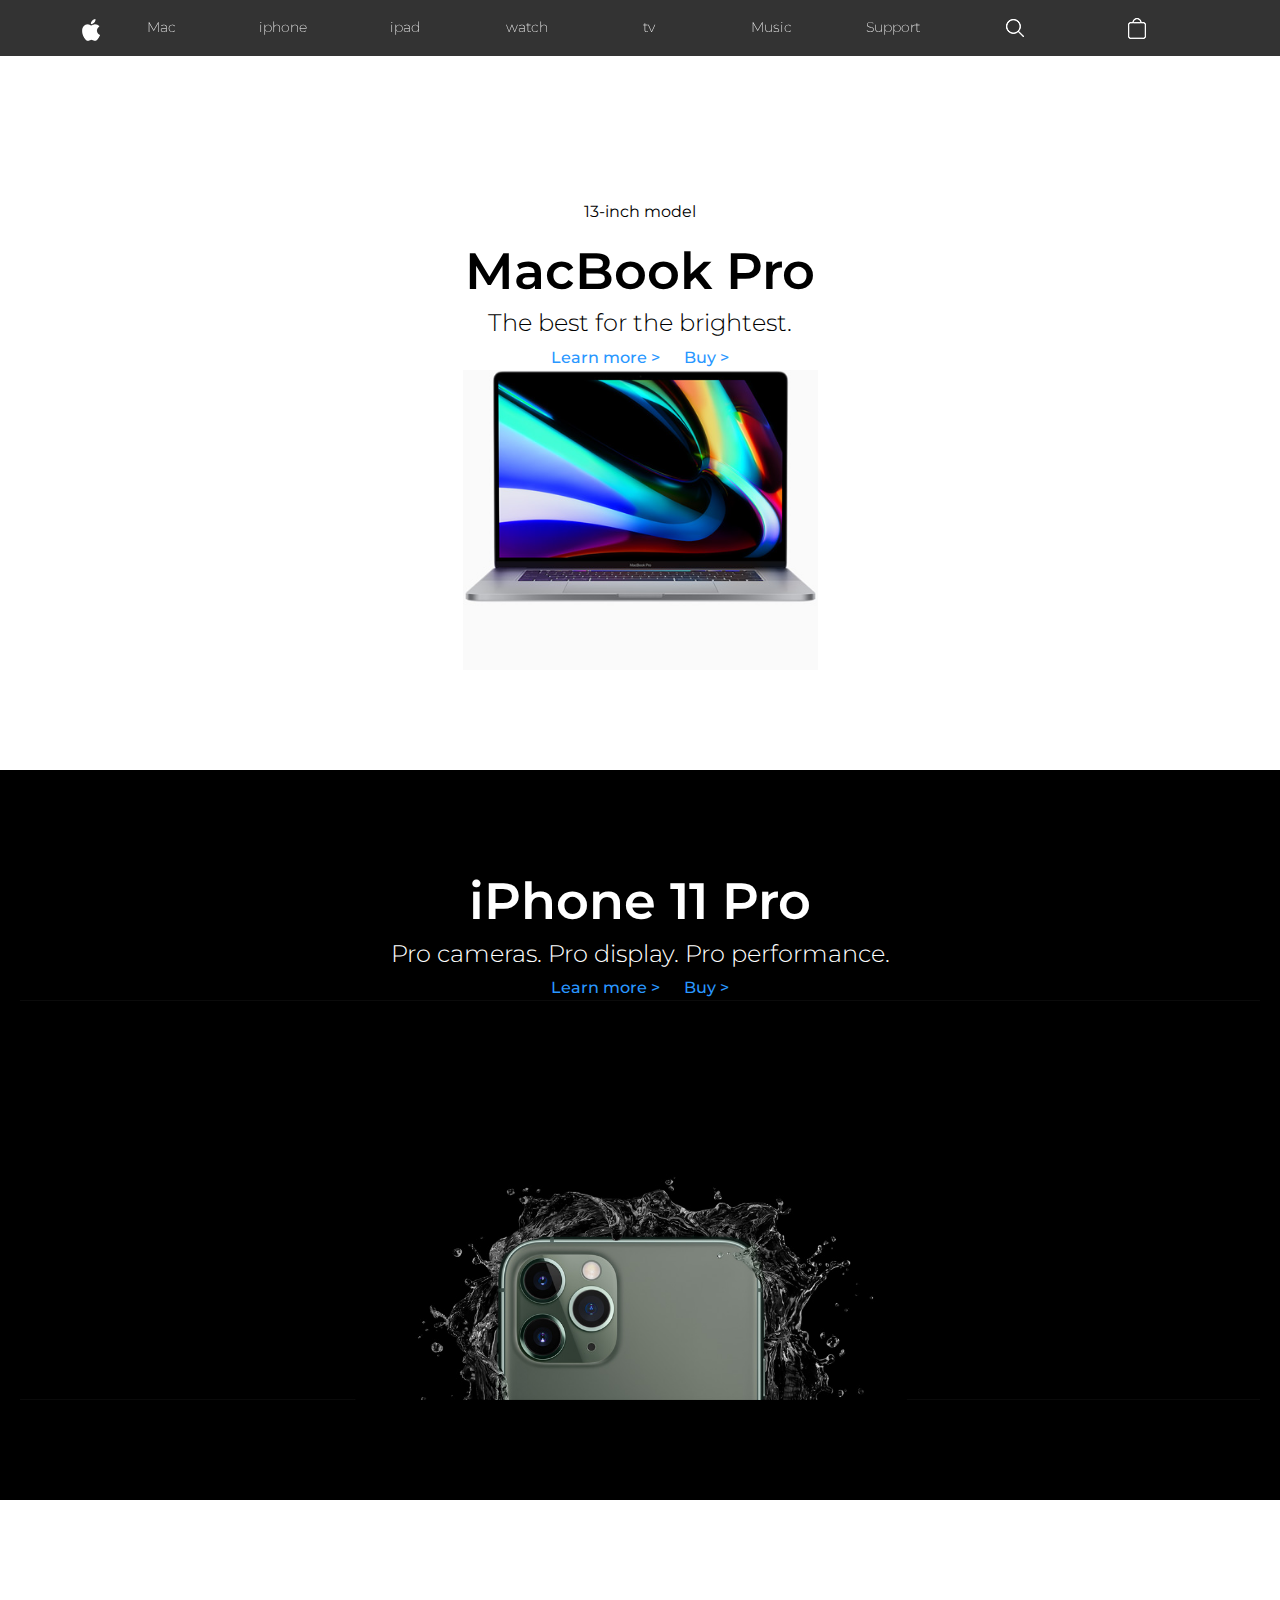
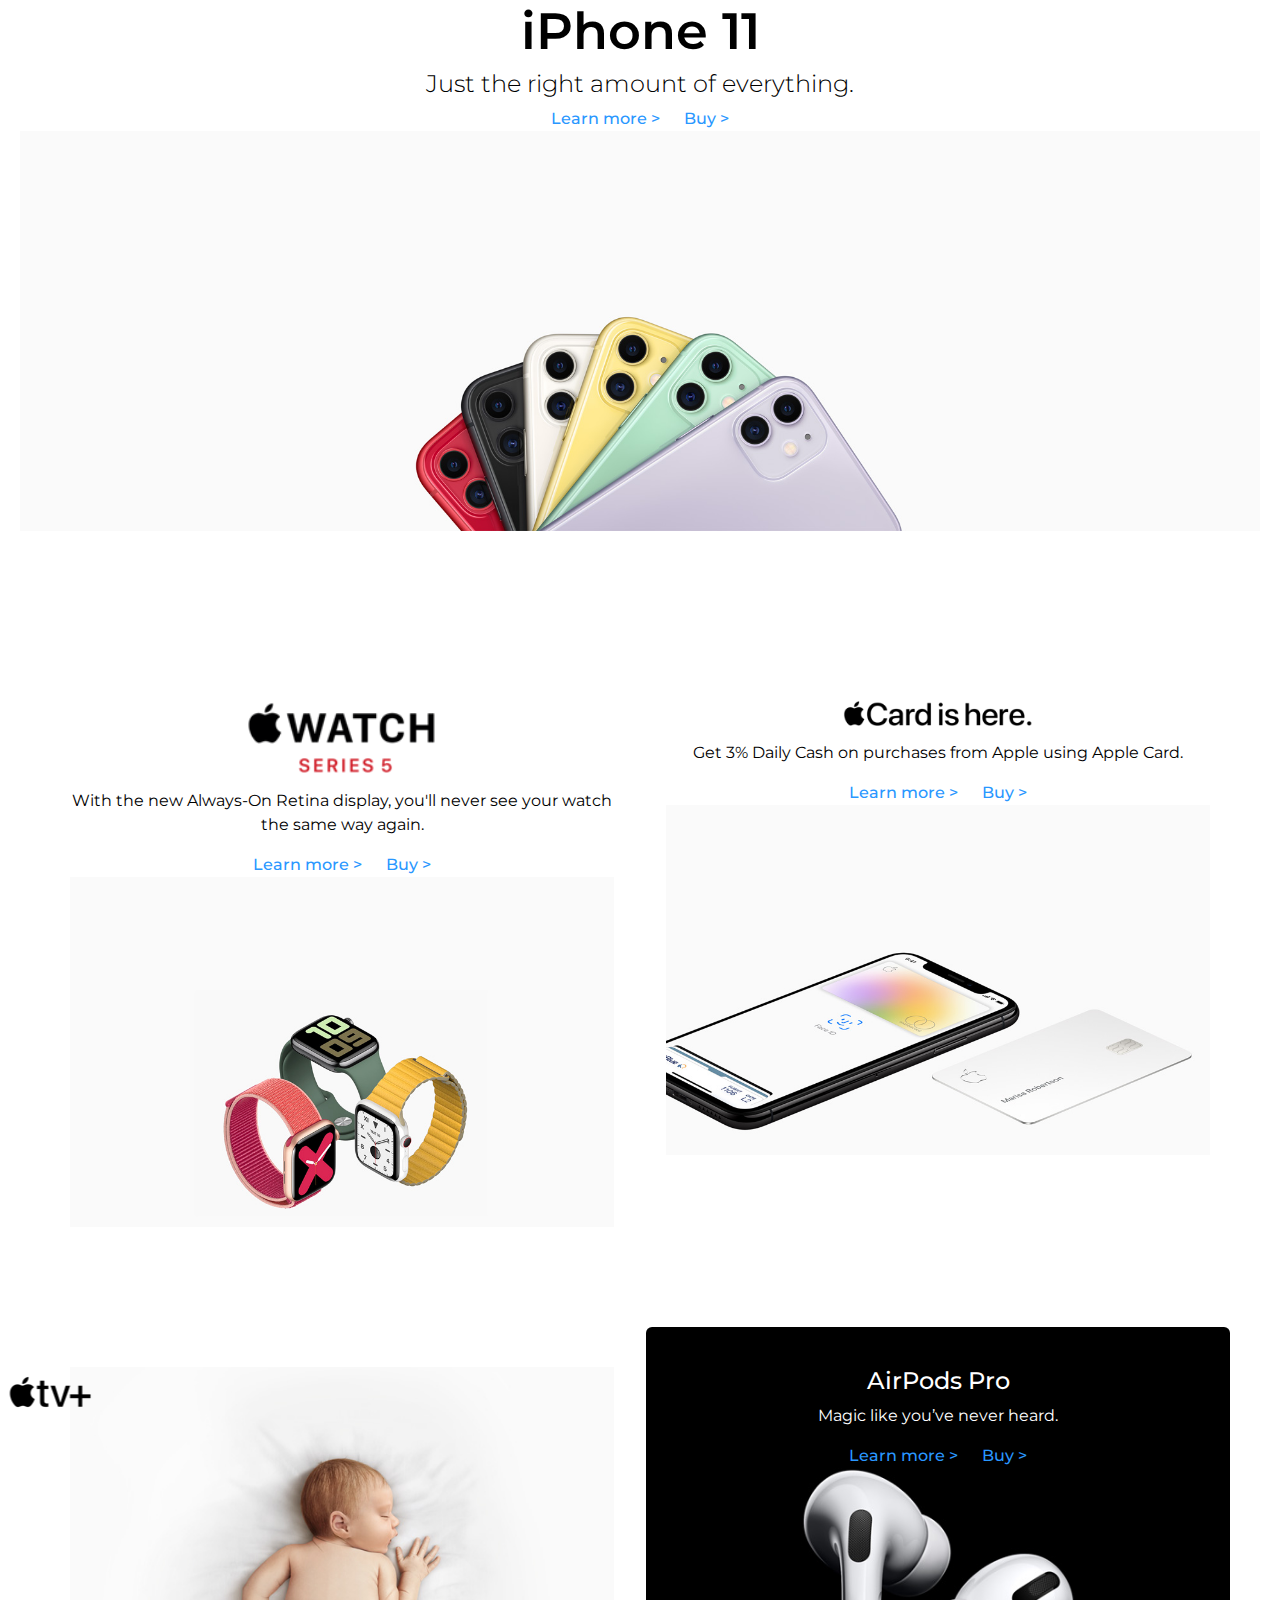
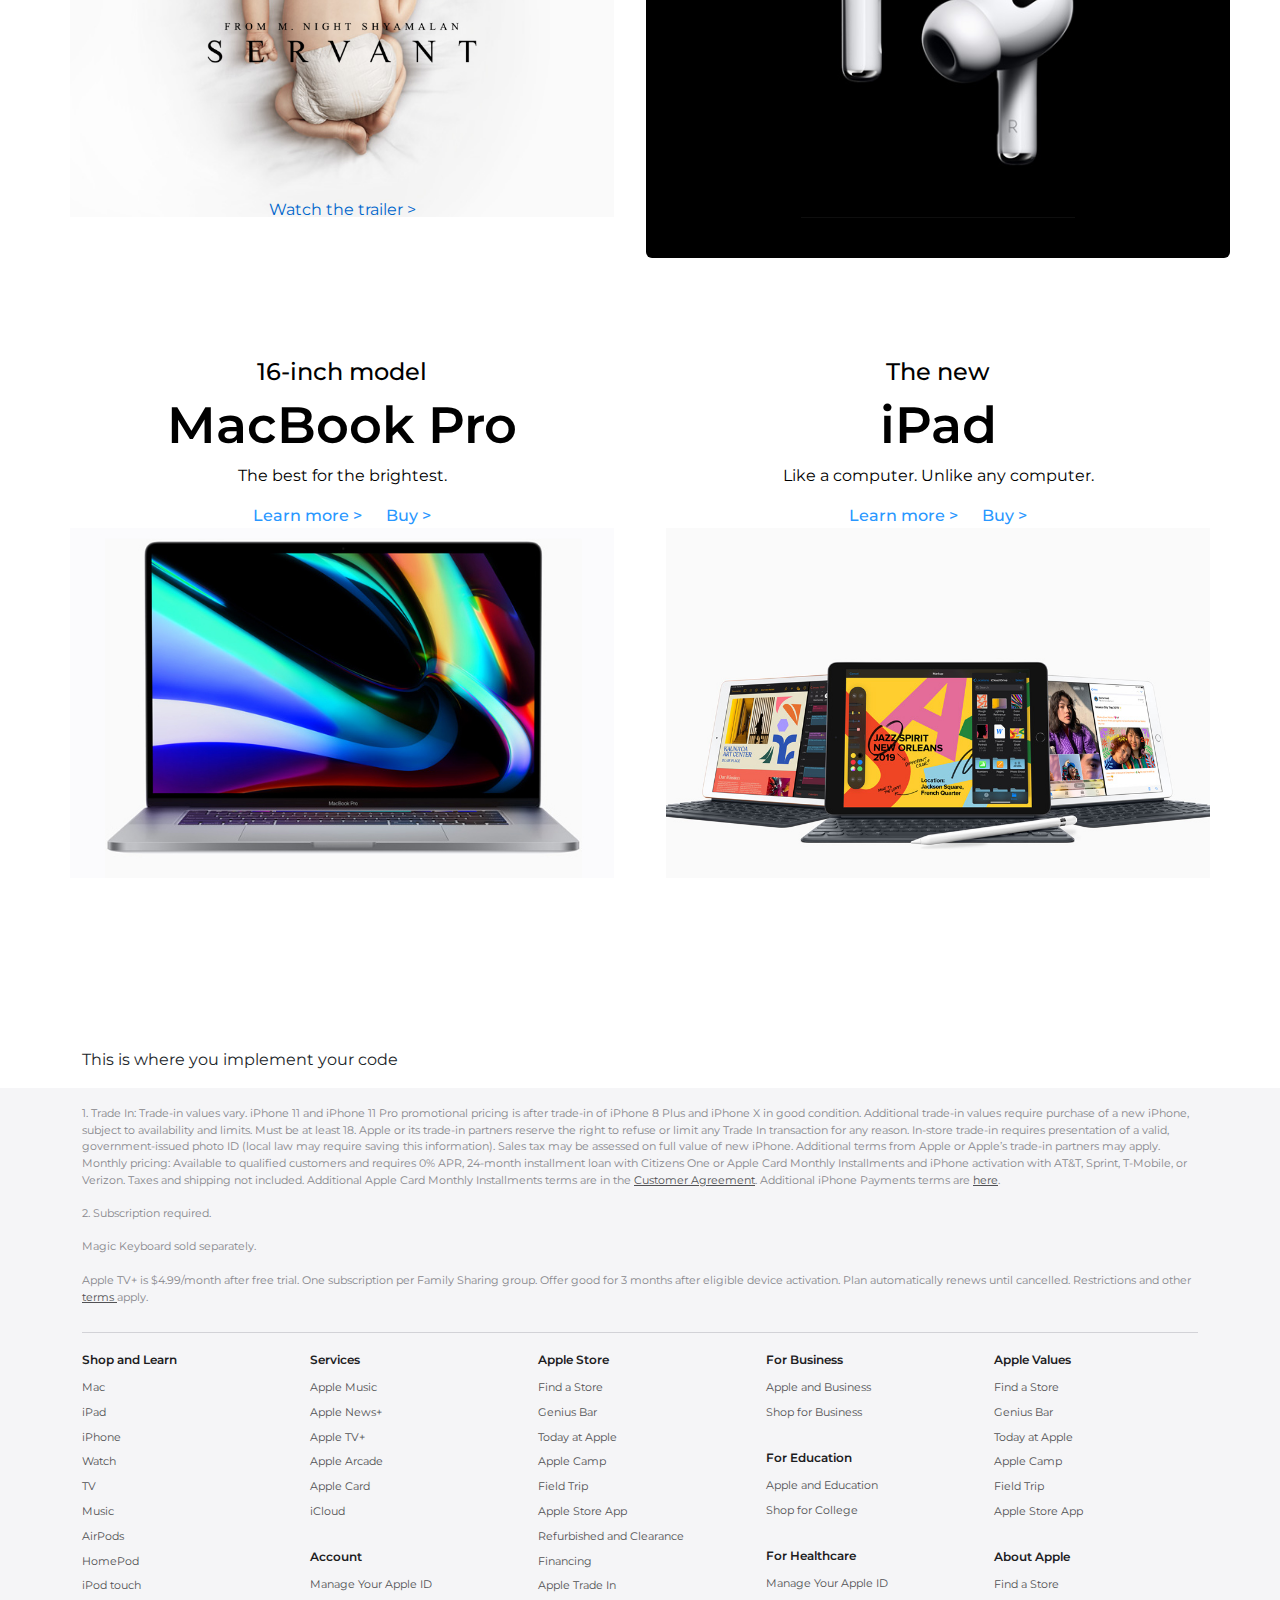
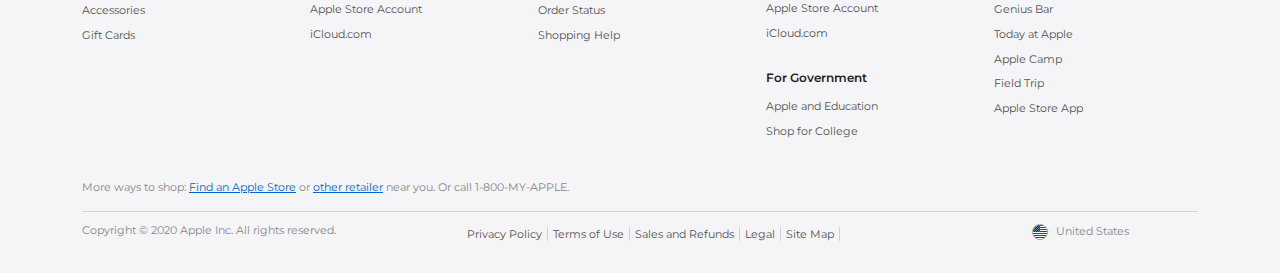
<file: apple-responsive-staring-base-code/index.html>
<!DOCTYPE html>
<html>
  <head>
    <title>Apple Responsive Replica</title>

    <!-- Some meta tags -->
    <meta charset="utf-8" />
    <meta
      name="viewport"
      content="width=device-width, initial-scale=1, shrink-to-fit=no"
    />
    <meta name="title" content="Apple Responsive Replica" />
    <meta
      name="description"
      content="A responsive replica of Apple's website"
    />
    <link rel='icon' href='images/icons/favicon.ico' type='image/x-icon'/ >

    <!-- Link to the Font-Awesome Font -->
    <link
      rel="stylesheet"
      href="https://maxcdn.bootstrapcdn.com/font-awesome/4.6.2/css/font-awesome.min.css"
    />

    <!-- Link to Montserrat font from Google Fonts-->
    <link
      href="https://fonts.googleapis.com/css?family=Montserrat:200,200i,300,300i,400,600,600i,700,700i,800,800i,900,900i&display=swap"
      rel="stylesheet"
    />

    <!-- Styles -->
    <!-- Bootstrap Styles -->
    <link rel="stylesheet" type="text/css" href="css/bootstrap.css" />
    <!-- Custom Styles -->
    <link rel="stylesheet" type="text/css" href="css/styles.css" />
  </head>
  <body>
    <!-- Header navigation -->
    <div class="nav-wrapper fixed-top">
      <div class="container">
        <nav class="navbar navbar-toggleable-sm navbar-expand-md">
          <button
            class="navbar-toggler navbar-toggler-right"
            type="button"
            data-toggle="collapse"
            data-target=".navbar-collapse"
          >
            ☰
          </button>
          <a class="navbar-brand mx-auto" href="#"
            ><img src="images/icons/logo-sm.png"
          /></a>

          <div class="navbar-collapse collapse">
            <ul class="navbar-nav nav-justified w-100 nav-fill">
              <li class="nav-item">
                <a class="nav-link js-scroll-trigger" href="/mac/">Mac</a>
              </li>
              <li class="nav-item">
                <a class="nav-link js-scroll-trigger" href="#">iphone</a>
              </li>
              <li class="nav-item">
                <a class="nav-link js-scroll-trigger" href="#">ipad</a>
              </li>
              <li class="nav-item">
                <a class="nav-link js-scroll-trigger" href="#">watch</a>
              </li>
              <li class="nav-item">
                <a class="nav-link js-scroll-trigger" href="#">tv</a>
              </li>
              <li class="nav-item">
                <a class="nav-link js-scroll-trigger" href="#">Music</a>
              </li>
              <li class="nav-item">
                <a class="nav-link js-scroll-trigger" href="#">Support</a>
              </li>
              <li class="nav-item">
                <a class="nav-link js-scroll-trigger" href="/search/"
                  ><img src="images/icons/search-icon-sm.png"
                /></a>
              </li>
              <li class="nav-item">
                <a class="nav-link js-scroll-trigger" href="/cart/"
                  ><img src="images/icons/cart-sm.png"
                /></a>
              </li>
            </ul>
          </div>
        </nav>
      </div>
    </div>

    <!-- Your code goes in here -->
 <!--SECTION 1- iphone pro-->
<div class="top-100" >
<section class="applestore" >     
<section class="hero light-bg">
  <div class="text-box">
    <p>13-inch model</p>
    <h2>MacBook Pro</h2>
    <h3>The best for the brightest.</h3>
    <div class="links">
      <a href="#" class="text-decoration-none">Learn more &gt;</a>
      <a href="#" class="text-decoration-none">Buy &gt;</a>
    </div>
  </div>
  <div class="macbook1"></div>
</section>
</div>
<!--  SECTION 2 — iPhone 11 Pro -->
<section class="hero dark-bg">
  <div class="text-box text-center">
    <h2 >iPhone 11 Pro</h2>
    <h3>Pro cameras. Pro display. Pro performance.</h3>
    <div class="links">
      <a href="#" class="text-decoration-none">Learn more &gt;</a>
      <a href="#" class="text-decoration-none">Buy &gt;</a>
    </div>
  </div>
  <div class="iphone11pro"> 
  </div>
</section>

<!-- SECTION 3 — iPhone 11 -->
<section class="hero light-bg">
  <div class="text-box text-center">
    <h2>iPhone 11</h2>
    <h3>Just the right amount of everything.</h3>
    <div class="links" >
      <a href="#" class="text-decoration-none">Learn more &gt;</a>
      <a href="#" class="text-decoration-none">Buy &gt;</a>
    </div>
  </div>
    <div class="iphone11color"> 
  </div>

</section>

<!-- GRID SECTION 1  -->
<div class="custom-grid" >
  <section class="card light-bg text-center">
   <img src="images/icons/watch-series5-logo.png" class="logo"  >
    <p>With the new Always-On Retina display, you'll never see your watch the same way again.</p>
    <div class="links" >
      <a href="#" class="text-decoration-none">Learn more &gt;</a>
      <a href="#" class="text-decoration-none">Buy &gt;</a>
    </div>
    <div class="watch1"></div> 
  </section>

  <section class="card light-bg text-center">
    <img src="images/icons/apple-card-logo.png" class="logo">
    <p>Get 3% Daily Cash on purchases from Apple using Apple Card.</p>
    <div class="links">
      <a href="#" class="text-decoration-none">Learn more &gt;</a>
      <a href="#" class="text-decoration-none">Buy &gt;</a>
    </div>
    <div class="applecard"></div>
  </section>
</div>

<!-- GRID SECTION 2 -->
 <div class="custom-grid ">
<section class="card overlay">

  <div class=" position-absolute top-0 mt-5 start-0 translate-middle-x"  >
    <img src="images/icons/apple-tv-logo.png" >
  </div>
  <div class="position-absolute top-50 start-50 translate-middle ">
    <img src="images/icons/servant-logo.png"></div>

   
<div class="position-absolute bottom-0 mb-4 start-50 translate-middle" >
    <a href="#" class="text-decoration-none" >Watch the trailer &gt;</a>
  </div>
  <div class="tv-bg"></div>
</section>

<section class="card dark-bg text-box text-center">
    <h4>AirPods Pro</h4>
    <p>Magic like you’ve never heard.</p>
    <div class="links">
      <a href="#" class="text-decoration-none">Learn more &gt;</a>
      <a href="#" class="text-decoration-none">Buy &gt;</a>
    </div>
    <div class="airpod"></div>
  </section>
</div>
</div>
<!-- GRID SECTION 3 -->
<div class="custom-grid">
  <section class="card light-bg text-box text-center">
    <h4>16-inch model</h4>
    <h2>MacBook Pro</h2>
    <p>The best for the brightest.</p>
    <div class="links">
      <a href="#" class="text-decoration-none">Learn more &gt;</a>
      <a href="#" class="text-decoration-none">Buy &gt;</a>
    </div>
    <div class="laptop"></div>
  </section>

  <section class="card light-bg text-box text-center">
    <h4>The new</h4>
    <h2>iPad</h2>
    <p>Like a computer. Unlike any computer.</p>
    <div class="links">
      <a href="#" class="text-decoration-none">Learn more &gt;</a>
      <a href="#" class="text-decoration-none">Buy &gt;</a>
    </div>
    <div class="ipad3"></div>
  </section>
</div>
</section>
    <!--  -->
    <div class="top-100">
      <div class="container">
        <p>This is where you implement your code</p>
      </div>
    </div>

    <!-- Footer section stats here -->
    <footer class="footer-wrapper">
      <div class="container">
        <div class="upper-text-container">
          <p>
            1. Trade In: Trade‑in values vary. iPhone 11 and iPhone 11 Pro
            promotional pricing is after trade‑in of iPhone 8 Plus and iPhone X
            in good condition. Additional trade‑in values require purchase of a
            new iPhone, subject to availability and limits. Must be at least 18.
            Apple or its trade-in partners reserve the right to refuse or limit
            any Trade In transaction for any reason. In‑store trade‑in requires
            presentation of a valid, government-issued photo ID (local law may
            require saving this information). Sales tax may be assessed on full
            value of new iPhone. Additional terms from Apple or Apple’s trade-in
            partners may apply. Monthly pricing: Available to qualified
            customers and requires 0% APR, 24-month installment loan with
            Citizens One or Apple Card Monthly Installments and iPhone
            activation with AT&T, Sprint, T-Mobile, or Verizon. Taxes and
            shipping not included. Additional Apple Card Monthly Installments
            terms are in the
            <a
              href="https://www.goldmansachs.com/terms-and-conditions/Apple-Card-Customer-Agreement.pdf"
              target="_blank"
            >
              Customer Agreement</a
            >. Additional iPhone Payments terms are
            <a
              href="https://www.apple.com/legal/sales-support/iphoneinstallments_us/"
            >
              here</a
            >.
          </p>
          <p>
            2. Subscription required.<br /><br />
            Magic Keyboard sold separately.<br /><br />
            Apple TV+ is $4.99/month after free trial. One subscription per
            Family Sharing group. Offer good for 3 months after eligible device
            activation. Plan automatically renews until cancelled. Restrictions
            and other <a href="https://www.apple.com/promo/">terms </a> apply.
          </p>
        </div>
        <div class="footer-links-wrapper row">
          <div class="links-wrapper-1 col-sm-12 col-md">
            <h3>Shop and Learn</h3>
            <ul>
              <li><a href="#">Mac</a></li>
              <li><a href="#">iPad</a></li>
              <li><a href="#">iPhone</a></li>
              <li><a href="#">Watch</a></li>
              <li><a href="#">TV</a></li>
              <li><a href="#">Music</a></li>
              <li><a href="#">AirPods</a></li>
              <li><a href="#">HomePod</a></li>
              <li><a href="#">iPod touch</a></li>
              <li><a href="#">Accessories</a></li>
              <li><a href="#">Gift Cards</a></li>
            </ul>
          </div>
          <div class="links-wrapper-2 col-sm-12 col-md">
            <h3>Services</h3>
            <ul>
              <li><a href="#">Apple Music</a></li>
              <li><a href="#">Apple News+</a></li>
              <li><a href="#">Apple TV+</a></li>
              <li><a href="#">Apple Arcade</a></li>
              <li><a href="#">Apple Card</a></li>
              <li><a href="#">iCloud</a></li>
            </ul>
            <h3>Account</h3>
            <ul>
              <li><a href="#">Manage Your Apple ID</a></li>
              <li><a href="#">Apple Store Account</a></li>
              <li><a href="#">iCloud.com</a></li>
            </ul>
          </div>
          <div class="links-wrapper-3 col-sm-12 col-md">
            <h3>Apple Store</h3>
            <ul>
              <li><a href="#">Find a Store</a></li>
              <li><a href="#">Genius Bar</a></li>
              <li><a href="#">Today at Apple</a></li>
              <li><a href="#">Apple Camp</a></li>
              <li><a href="#">Field Trip</a></li>
              <li><a href="#">Apple Store App</a></li>
              <li><a href="#">Refurbished and Clearance</a></li>
              <li><a href="#">Financing</a></li>
              <li><a href="#">Apple Trade In</a></li>
              <li><a href="#">Order Status</a></li>
              <li><a href="#">Shopping Help</a></li>
            </ul>
          </div>
          <div class="links-wrapper-4 col-sm-12 col-md">
            <h3>For Business</h3>
            <ul>
              <li><a href="#">Apple and Business</a></li>
              <li><a href="#">Shop for Business</a></li>
            </ul>
            <h3>For Education</h3>
            <ul>
              <li><a href="#">Apple and Education</a></li>
              <li><a href="#">Shop for College</a></li>
            </ul>
            <h3>For Healthcare</h3>
            <ul>
              <li><a href="#">Manage Your Apple ID</a></li>
              <li><a href="#">Apple Store Account</a></li>
              <li><a href="#">iCloud.com</a></li>
            </ul>
            <h3>For Government</h3>
            <ul>
              <li><a href="#">Apple and Education</a></li>
              <li><a href="#">Shop for College</a></li>
            </ul>
          </div>
          <div class="links-wrapper-5 col-sm-12 col-md">
            <h3>Apple Values</h3>
            <ul>
              <li><a href="#">Find a Store</a></li>
              <li><a href="#">Genius Bar</a></li>
              <li><a href="#">Today at Apple</a></li>
              <li><a href="#">Apple Camp</a></li>
              <li><a href="#">Field Trip</a></li>
              <li><a href="#">Apple Store App</a></li>
            </ul>
            <h3>About Apple</h3>
            <ul>
              <li><a href="#">Find a Store</a></li>
              <li><a href="#">Genius Bar</a></li>
              <li><a href="#">Today at Apple</a></li>
              <li><a href="#">Apple Camp</a></li>
              <li><a href="#">Field Trip</a></li>
              <li><a href="#">Apple Store App</a></li>
            </ul>
          </div>
        </div>
        <div class="my-apple-wrapper">
          More ways to shop: <a href="#">Find an Apple Store</a> or
          <a href="#">other retailer</a> near you. Or call 1-800-MY-APPLE.
        </div>
        <div class="copyright-wrapper row">
          <div
            class="copyright col-sm-12 order-2 col-md-8 order-md-1 col-lg-4 order-lg-1"
          >
            Copyright &copy; 2020 Apple Inc. All rights reserved.
          </div>
          <div class="footer-links-terms col-sm-12 order-3 col-lg-6 order-lg-2">
            <ul>
              <li><a href="#">Privacy Policy</a></li>
              <li><a href="#">Terms of Use</a></li>
              <li><a href="#">Sales and Refunds</a></li>
              <li><a href="#">Legal</a></li>
              <li><a href="#">Site Map</a></li>
            </ul>
          </div>
          <div
            class="footer-country col-sm-12 order-1 col-md-4 order-md-2 text-md-right col-lg-2 order-lg-3"
          >
            <div class="flag-wrapper"><img src="images/icons/16.png" /></div>
            <div class="footer-country-name">United States</div>
          </div>
        </div>
      </div>
    </footer>
    <!-- Footer section ends here -->

    <!-- Javascript -->

    <!-- jQuery -->
    <script src="https://ajax.googleapis.com/ajax/libs/jquery/3.4.1/jquery.min.js"></script>

    <!-- Bootsrap JS -->
    <script src="js/bootstrap.js"></script>
  </body>
</html>
</file>
<file: apple-responsive-staring-base-code/css/styles.css>
/* General Styling*/
body {
  font-family: "Montserrat", sans-serif;
}
a {
  color: #06c;
}
img {
  max-width: 100%;
}
.white {
  color: #fff;
}
.black {
  color: #1d1d1f;
}
.grey {
  color: #86868b;
}
.top-50 {
  margin-top: 50px;
}
.top-100 {
  margin-top: 100px;
}
/* Header Style */
.nav-wrapper {
  background: rgba(0, 0, 0, 0.8);
  font-size: 0.85em;
  font-weight: 200;
}
.nav-wrapper ul li a {
  color: #fff;
}
.navbar-toggler {
  color: #fff;
}
.nav-item {
  text-align: left !important;
  padding: 4px 0;
  border-bottom: 1px solid #4b4b4b;
}

/*TOP SECTIONS */
.applestore{
  text-align: center;
}
.hero {
  padding: 60px 20px;
}

.light-bg {
  background: #fff;
  color: #000;
}

.dark-bg {
  background: #000;
  color: #fff;
}

.text-box h2 {
  font-size: 2.5rem;
  font-weight: 600;
}

.text-box h3 {
  font-size: 1.2rem;
  font-weight: 300;
}

.links a {
  margin: 0 10px;
  color: #2997ff;
  font-weight: 500;
}


.grid {
  display: grid;
  grid-template-columns: 1fr;
  gap: 15px;
  padding: 15px;
}
.card {
  padding: 40px 20px;
  border: none !important;
  box-shadow: none !important;
}
.card.dark-bg {
  background: black;
  color: #fff;
}
.logo {
  width: 190px;
  height: auto;
  display: block;
  margin: 0 auto 15px;
}


.macbook1{
  background-image: url("../images/home/macbook-pro.jpg" );
  background-size: contain;
  min-height: 300px;
  background-repeat: no-repeat;
  background-position: center top;
}
.iphone11pro{
  background-image: url("../images/home/iphone11-pro-bg.jpg" );
  background-size: cover;
  min-height: 400px;
  background-repeat: no-repeat;
  background-position: center top;
}
.iphone11color{
  background-image: url("../images/home/iphone11-bg.jpg" );
  background-size: cover;
  min-height: 400px;
  background-repeat: no-repeat;
  background-position: center top;
}
.watch1{
  background-image: url("../images/home/watch-series-5.jpg" );
  background-size: cover;
  min-height: 350px;
  background-repeat: no-repeat;
  background-position: center top;

}
.applecard{
  background-image: url("../images/home/apple-card.jpg" );
  background-size: cover;
  min-height: 350px;
  background-repeat: no-repeat;
  background-position: center top;
}
.tv-bg{
  background-image: url("../images/home/apple-tv-background.jpg" );
  background-size: cover;
  min-height: 450px;
  background-repeat: no-repeat;
  background-position: center top;
}
.airpod{
  background-image: url("../images/home/air-pods.jpg" );
  background-size: contain;
  min-height: 350px;
  background-repeat: no-repeat;
  background-position: center top;
}
.laptop{
  background-image: url("../images/home/mac-laptop.jpg" );
  background-size: cover;
  min-height: 350px;
  background-repeat: no-repeat;
  background-position: center top;
}
.ipad3{
  background-image: url("../images/home/new-ipad.jpg" );
  background-size: cover;
  min-height: 350px;
  background-repeat: no-repeat;
  background-position: center top;
}


@media (min-width: 768px) {
  .custom-grid {
    display: grid ;
    grid-template-columns: repeat(2, 1fr) ;
    gap: 12px ;
    padding: 30px 50px ;
  }

  body .hero {
    padding: 100px 20px ;
  }

  body .text-box h2 {
    font-size: 3.2rem ;
  }

  body .text-box h3 {
    font-size: 1.5rem ;
  }
}



/* Footer Styling */
.footer-wrapper {
  background-color: #f5f5f7;
  color: #86868b;
  font-size: 0.7em;
}
.footer-wrapper ul {
  list-style: none;
  padding-bottom: 10px;
  padding-inline-start: 0px;
}
.footer-wrapper ul a {
  color: #515154;
  text-decoration: none;
}
.my-apple-wrapper {
  padding-bottom: 15px;
  margin-top: 10px;
}
.copyright {
  margin-top: 15px;
}
.footer-country {
  margin-top: 8px;
}
.flag-wrapper {
  display: inline-block;
  vertical-align: middle;
  padding-right: 5px;
}
.footer-country-name {
  display: inline-block;
  vertical-align: middle;
}
.footer-links-terms ul {
  display: flex;
}
.footer-links-terms ul li a {
  border-right: 1px solid #d2d2d7;
  padding: 0 5px;
}
.footer-links-terms ul li:first-child {
  padding-left: 0;
}
.footer-links-terms ul li:last-child {
  border-right: 0;
}

.footer-links-wrapper h3 {
  font-size: 12px;
  font-weight: 600;
  color: #1d1d1f;
}
.footer-wrapper ul li {
  padding: 4px 0;
}
.upper-text-container {
  border-bottom: 1px solid #d2d2d7;
  padding: 17px 0 10px;
  margin-bottom: 20px;
}
.upper-text-container a {
  color: #515154;
}

/*Media Query*/
/* Footer */
@media (max-width: 768px) {
  .footer-links-wrapper ul {
    display: none;
  }
  .footer-links-wrapper h3 {
    padding: 10px 0;
    border-bottom: 1px solid #ccc;
  }
  .footer-links-wrapper h3:after {
    font-family: "FontAwesome";
    content: "\f067";
    padding-left: 10px;
    position: absolute;
    right: 25px;
  }
}
@media (min-width: 768px) {
  /*Nav bar*/
  .nav-item {
    text-align: center !important;
    padding: 0;
    border-bottom: 0px;
  }
  /*Footer styling*/
  .my-apple-wrapper {
    border-bottom: 1px solid #d2d2d7;
  }
}
@media (min-width: 992px) {
  /*Footer styling*/
  .copyright {
    margin-top: 10px;
  }
  .footer-country {
    margin-top: 10px;
  }
  .footer-links-terms {
    margin-top: 10px;
  }
}
</file>
